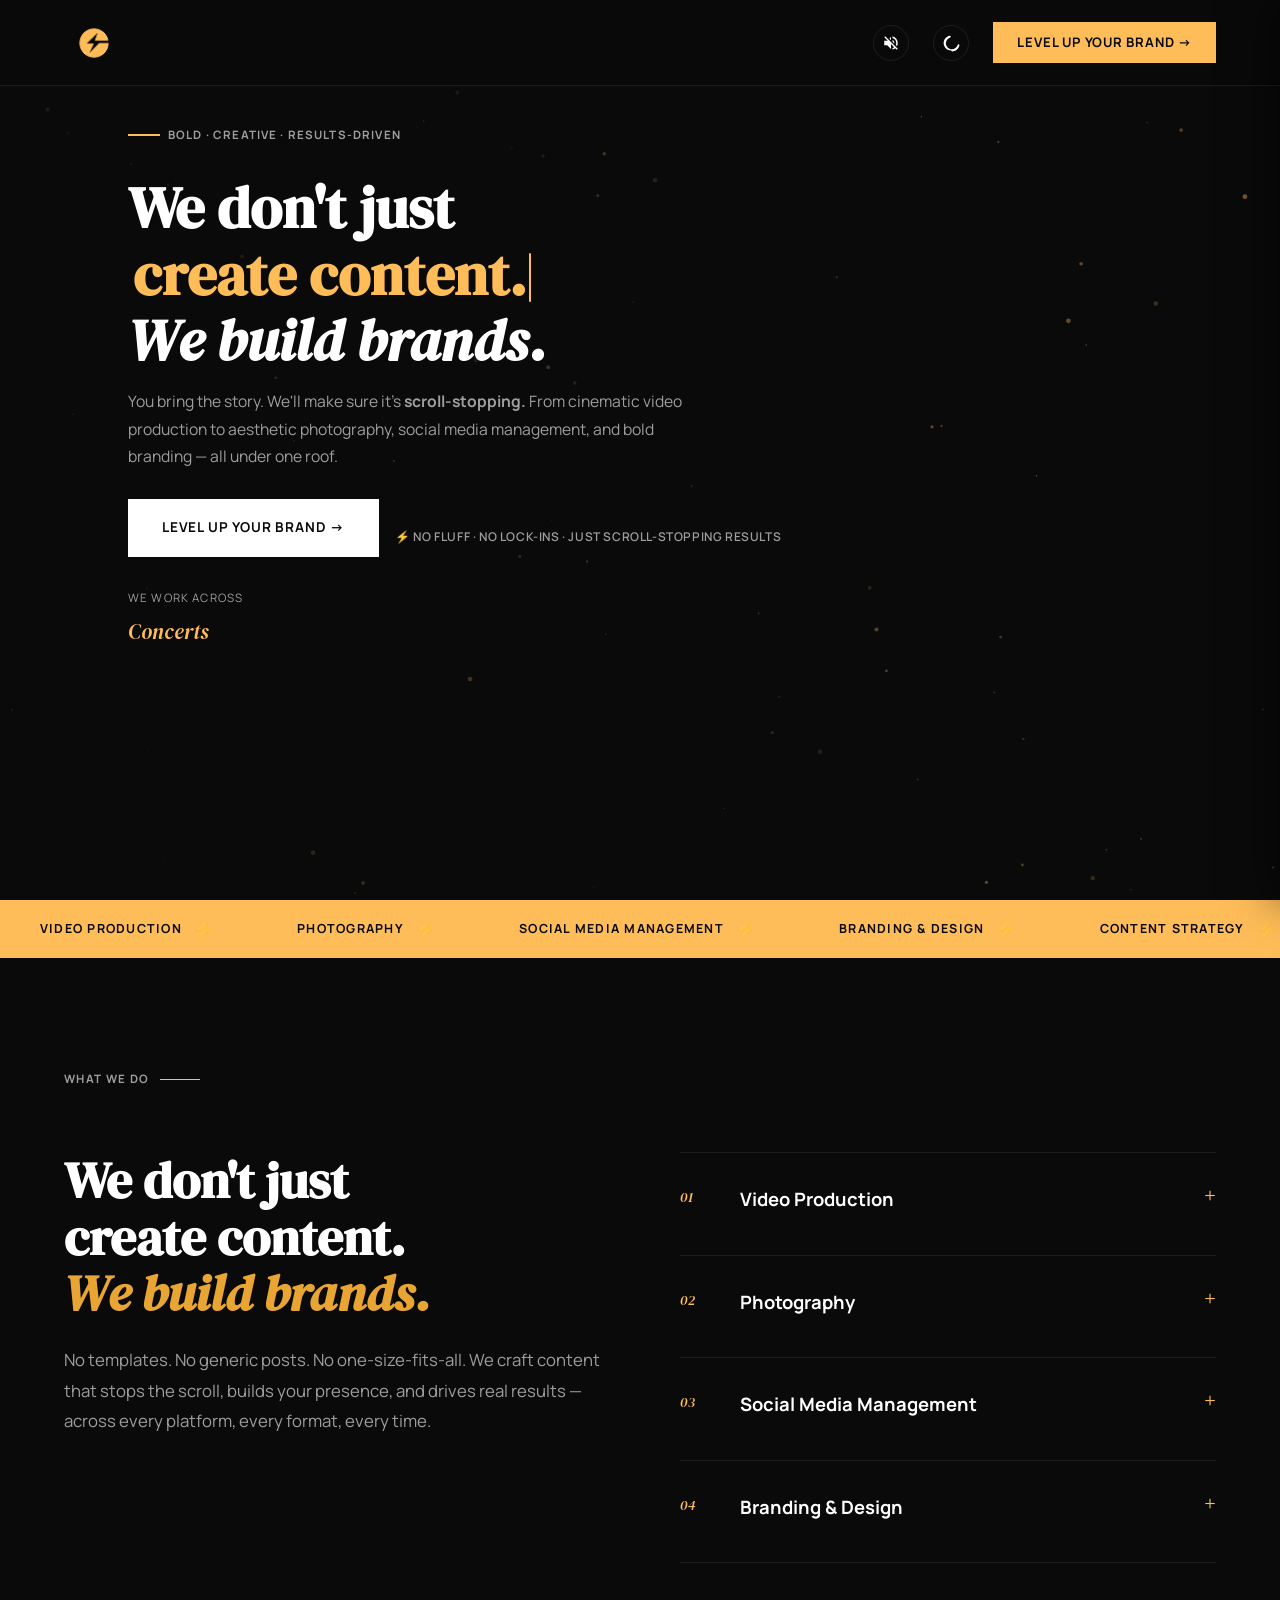
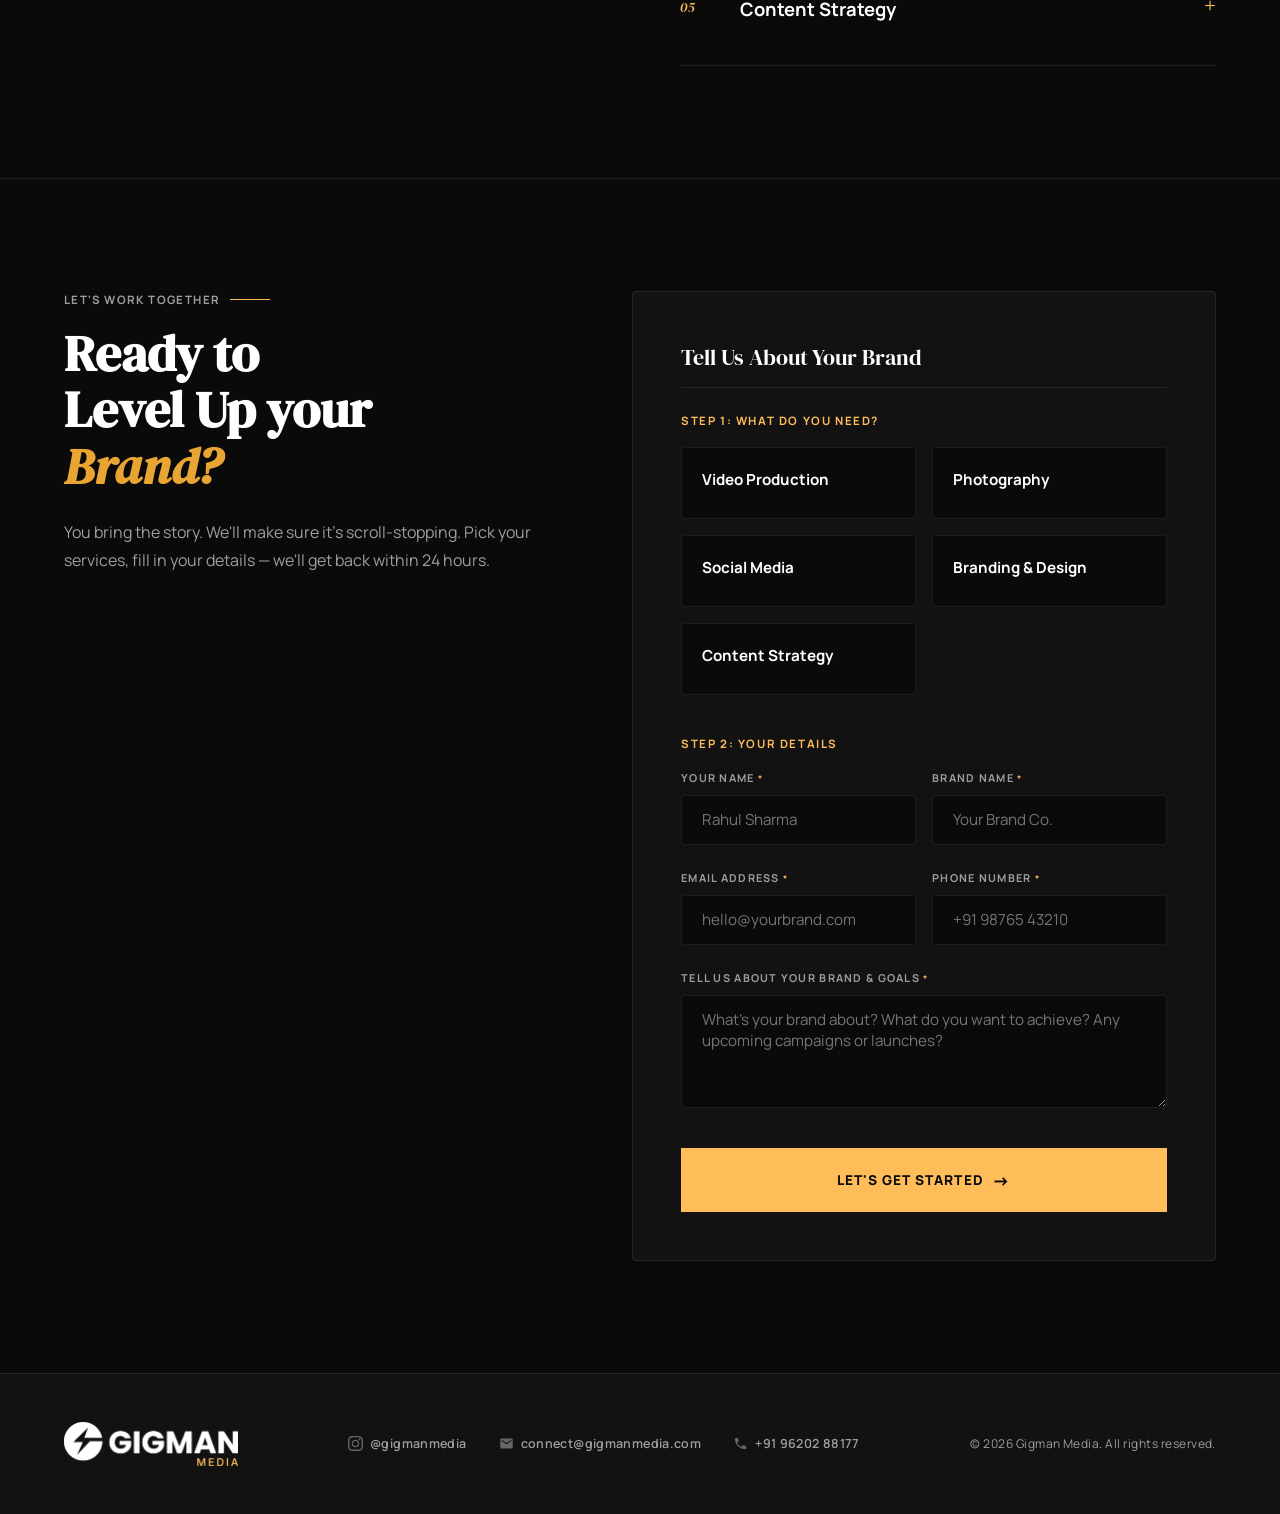
<file: index.html>
<!DOCTYPE html>
<html lang="en" data-theme="dark">
<head>
  <meta charset="UTF-8">
  <meta name="viewport" content="width=device-width, initial-scale=1.0">
  <title>Gigman Media — Premium Creative Media Agency</title>
  <meta name="description" content="Gigman Media is a premium creative media agency. High-impact video production, photography, social media management, branding & design, and content strategy.">
  <link rel="canonical" href="https://gigmanmedia.com/">

  <!-- Open Graph / Facebook -->
  <meta property="og:type" content="website">
  <meta property="og:url" content="https://gigmanmedia.com/">
  <meta property="og:title" content="Gigman Media — Premium Creative Media Agency">
  <meta property="og:description" content="Gigman Media is a premium creative media agency. High-impact video production, photography, social media management, branding & design, and content strategy.">
  <meta property="og:image" content="https://gigmanmedia.com/assets/YellowMono.png">

  <!-- Twitter -->
  <meta property="twitter:card" content="summary_large_image">
  <meta property="twitter:url" content="https://gigmanmedia.com/">
  <meta property="twitter:title" content="Gigman Media — Premium Creative Media Agency">
  <meta property="twitter:description" content="Gigman Media is a premium creative media agency. High-impact video production, photography, social media management, branding & design, and content strategy.">
  <meta property="twitter:image" content="https://gigmanmedia.com/assets/YellowMono.png">

  <link rel="icon" type="image/png" sizes="32x32" href="assets/YellowMono.png">
  <link rel="icon" type="image/png" sizes="16x16" href="assets/YellowMono.png">
  <link rel="apple-touch-icon" href="assets/YellowMono.png">
  <link rel="stylesheet" href="css/styles.css?v=2">
</head>
<body>

  <!-- Custom Cursor & Ring -->
  <div class="cursor" id="cursor"></div>
  <div class="cursor-ring" id="cursor-ring"></div>

  <!-- NAVIGATION -->
  <nav class="navbar">
    <div class="logo-wrapper">
      <a href="#" class="logo" aria-label="Gigman Media Logo">
        <img src="assets/YellowMono.png" class="nav-logo logo-light" alt="Brand Logo">
        <img src="assets/BlackMono.png" class="nav-logo logo-dark" alt="Brand Logo">
      </a>
      <div class="monogram-dropdown">
        <a href="javascript:void(0)" class="monogram-dropdown__item monogram-dropdown__item--media" style="cursor: default;">
          <span class="dot"></span> Gigman Media
        </a>
        <a href="https://www.gigmanlive.com" target="_blank" class="monogram-dropdown__item monogram-dropdown__item--live">
          <span class="dot"></span> Gigman Live
        </a>
      </div>
    </div>
    <ul class="nav-links">
      <!-- <li><a href="#work">Projects</a></li> -->
      <!-- <li><a href="#services">Services</a></li> -->
      <!-- <li><a href="#testimonials">Reviews</a></li> -->
    </ul>
    
    <div class="nav-controls">
      <!-- Sound Micro-haptics toggle -->
      <button class="icon-btn" id="sound-toggle" aria-label="Toggle sound effects">
        <!-- Sound OFF (Default muted to respect browser policy) -->
        <svg id="sound-off" viewBox="0 0 24 24">
          <path d="M16.5 12c0-1.77-1.02-3.29-2.5-4.03v2.21l2.45 2.45c.03-.21.05-.42.05-.63zm2.5 0c0 .94-.2 1.82-.54 2.64l1.51 1.51C20.63 14.91 21 13.5 21 12c0-4.28-2.99-7.86-7-8.77v2.06c2.89.86 5 3.54 5 6.71zM4.27 3L3 4.27 7.73 9H3v6h4l5 5v-6.73l4.25 4.25c-.67.52-1.42.93-2.25 1.18v2.06c1.38-.31 2.63-.95 3.69-1.81L19.73 21 21 19.73 4.27 3zM12 4L9.91 6.09 12 8.18V4z"/>
        </svg>
        <!-- Sound ON -->
        <svg id="sound-on" viewBox="0 0 24 24" style="display:none;">
          <path d="M3 9v6h4l5 5V4L7 9H3zm13.5 3c0-1.77-1.02-3.29-2.5-4.03v8.05c1.48-.73 2.5-2.25 2.5-4.02zM14 3.23v2.06c2.89.86 5 3.54 5 6.71s-2.11 5.85-5 6.71v2.06c4.01-.91 7-4.49 7-8.77s-2.99-7.86-7-8.77z"/>
        </svg>
      </button>

      <!-- Dynamic Theme switcher -->
      <button class="icon-btn" id="theme-toggle" aria-label="Toggle color theme">
        <!-- Sun Icon (shows in light theme) -->
        <svg id="theme-icon-light" viewBox="0 0 24 24" style="display:none;">
          <path d="M12 7c-2.76 0-5 2.24-5 5s2.24 5 5 5 5-2.24 5-5-2.24-5-5-5zm0 8c-1.65 0-3-1.35-3-3s1.35-3 3-3 3 1.35 3 3-1.35 3-3 3zm0-11c.56 0 1-.44 1-1V2c0-.56-.44-1-1-1s-1 .44-1 1v1c0 .56.44 1 1 1zm0 16c-.56 0-1 .44-1 1v1c0 .56.44 1 1 1s1-.44 1-1v-1c0-.56-.44-1-1-1zm8.49-13.07c-.39-.39-1.02-.39-1.41 0l-.7.7c-.39.39-.39 1.02 0 1.41.39.39 1.02.39 1.41 0l.7-.7c.39-.38.39-1.02 0-1.41zm-14.85 11.3c.39.39 1.02.39 1.41 0l.7-.7c.39-.39.39-1.02 0-1.41-.39-.39-1.02-.39-1.41 0l-.7.7c-.39.39-.39 1.02 0 1.41zm14.85.7c-.39-.39-.39-1.02 0-1.41l-.7-.7c-.39-.39-1.02-.39-1.41 0s-.39 1.02 0 1.41l.7.7c.38.39 1.02.39 1.41 0zM5.34 6.63c.39.39.39 1.02 0 1.41l.7.7c.39.39 1.02.39 1.41 0s.39-1.02 0-1.41l-.7-.7c-.39-.39-1.02-.39-1.41 0zM21 11h-1c-.56 0-1 .44-1 1s.44 1 1 1h1c.56 0 1-.44 1-1s-.44-1-1-1zM4 12c0-.56-.44-1-1-1H2c-.56 0-1 .44-1 1s.44 1 1 1h1c.56 0 1-.44 1-1z"/>
        </svg>
        <!-- Moon Icon (shows in dark theme) -->
        <svg id="theme-icon-dark" viewBox="0 0 24 24">
          <path d="M12.3 22h-.1c-5.5 0-10-4.5-10-10 0-4.8 3.5-8.9 8.2-9.8.6-.1 1.2.3 1.3.9.1.6-.2 1.2-.8 1.4-3.4 1.1-5.7 4.2-5.7 7.7 0 4.4 3.6 8 8 8 3.5 0 6.6-2.3 7.7-5.7.2-.6.8-.9 1.4-.8.6.1 1 .7.9 1.3-.9 4.7-5 8.2-9.8 8.2z"/>
        </svg>
      </button>

      <a href="#quote" class="btn-nav">Level Up Your Brand →</a>
    </div>
  </nav>

  <!-- HERO SECTION (NowMedia Inspired) -->
  <section class="hero hero--centered">
    <!-- Keep the Gravitational Canvas Background -->
    <canvas id="hero-canvas" class="hero-canvas"></canvas>
    <div class="hero-overlay"></div>

    <div class="hero-inner">
      <div class="hero-badge reveal">Bold · Creative · Results-Driven</div>
      
      <h1 class="hero-headline reveal">
        <span class="hero-line hero-line--static">We don't just</span>
        <span class="hero-line hero-line--rotator">
          <span class="word-rotator" id="word-rotator">
            <span class="rotator-text" id="rotator-text"></span><span class="rotator-caret" aria-hidden="true"></span>
          </span>
        </span>
        <span class="hero-line hero-line--white">We build brands.</span>
      </h1>
      
      <p class="hero-sub reveal">
        You bring the story. We'll make sure it's <strong>scroll-stopping.</strong> From cinematic video production to aesthetic photography, social media management, and bold branding — all under one roof.
      </p>
      
      <div class="hero-cta reveal">
        <a href="#quote" class="btn-primary btn-large">Level Up Your Brand →</a>
        <span class="hero-cta-meta" style="margin-top: 1rem; display: block;">
          <span class="hero-cta-star">⚡</span> No fluff · No lock-ins · Just scroll-stopping results
        </span>
      </div>

      <div class="hero-industries reveal" style="margin-top: 2rem;">
        <span class="industry-caption">We work across</span>
        <div class="industry-rotator" id="industry-rotator">
          <em class="industry-word is-active">Concerts</em>
        </div>
      </div>
    </div>
  </section>

  <!-- INFINITE LOOP TICKER -->
  <div class="ticker">
    <div class="ticker-track">
      <!-- Set 1 -->
      <span class="ticker-item">Video Production <span class="ticker-sep">⚡</span></span>
      <span class="ticker-item">Photography <span class="ticker-sep">⚡</span></span>
      <span class="ticker-item">Social Media Management <span class="ticker-sep">⚡</span></span>
      <span class="ticker-item">Branding &amp; Design <span class="ticker-sep">⚡</span></span>
      <span class="ticker-item">Content Strategy <span class="ticker-sep">⚡</span></span>
      <span class="ticker-item">Brand Films &amp; Reels <span class="ticker-sep">⚡</span></span>
      <span class="ticker-item">Event Coverage <span class="ticker-sep">⚡</span></span>
      <span class="ticker-item">Ad &amp; Campaign Videos <span class="ticker-sep">⚡</span></span>
      <span class="ticker-item">Lifestyle &amp; Product Shoots <span class="ticker-sep">⚡</span></span>
      <span class="ticker-item">Scroll-Stopping Content <span class="ticker-sep">⚡</span></span>
      <!-- Set 2 — exact duplicate so the loop snaps back seamlessly -->
      <span class="ticker-item">Video Production <span class="ticker-sep">⚡</span></span>
      <span class="ticker-item">Photography <span class="ticker-sep">⚡</span></span>
      <span class="ticker-item">Social Media Management <span class="ticker-sep">⚡</span></span>
      <span class="ticker-item">Branding &amp; Design <span class="ticker-sep">⚡</span></span>
      <span class="ticker-item">Content Strategy <span class="ticker-sep">⚡</span></span>
      <span class="ticker-item">Brand Films &amp; Reels <span class="ticker-sep">⚡</span></span>
      <span class="ticker-item">Event Coverage <span class="ticker-sep">⚡</span></span>
      <span class="ticker-item">Ad &amp; Campaign Videos <span class="ticker-sep">⚡</span></span>
      <span class="ticker-item">Lifestyle &amp; Product Shoots <span class="ticker-sep">⚡</span></span>
      <span class="ticker-item">Scroll-Stopping Content <span class="ticker-sep">⚡</span></span>
    </div>
  </div>

  <!-- WORK SECTION -->
  <section id="work" style="display: none;">
    <div class="work-header reveal">
      <div>
        <div class="section-label">Selected Projects</div>
        <h2 class="section-title">Campaigns we've<br><em>taken to new heights.</em></h2>
      </div>
      <a href="#quote" class="btn-outline" style="flex-shrink:0;">Start A Project Brief →</a>
    </div>
    
    <div class="work-grid">
      <!-- Ascent Card -->
      <div class="work-card reveal" style="transition-delay:0.05s">
        <div class="card-geo bg-1">
          <div class="card-shape" style="width:300px;height:300px;border-color:rgba(255,189,89,0.12);top:10%;left:20%"></div>
          <div class="card-shape" style="width:180px;height:180px;border-color:rgba(255,189,89,0.25);bottom:15%;right:15%"></div>
        </div>
        <div class="work-card-overlay">
          <div class="work-tag">Concert &amp; Music Campaign · 2024</div>
          <div class="work-title-card">Ascent</div>
        </div>
      </div>
      
      <!-- Redline Card -->
      <div class="work-card reveal" style="transition-delay:0.1s">
        <div class="card-geo bg-2">
          <div class="card-shape" style="width:200px;height:200px;border-color:rgba(255,100,80,0.2);top:20%;left:30%"></div>
        </div>
        <div class="work-card-overlay">
          <div class="work-tag">Automotive Ad Film · 2024</div>
          <div class="work-title-card">Redline</div>
        </div>
      </div>
      
      <!-- Pulse Card -->
      <div class="work-card reveal" style="transition-delay:0.15s">
        <div class="card-geo bg-3">
          <div class="card-shape" style="width:220px;height:220px;border-color:rgba(80,200,120,0.2);top:25%;left:25%"></div>
        </div>
        <div class="work-card-overlay">
          <div class="work-tag">Fashion Lookbook &amp; Video · 2023</div>
          <div class="work-title-card">Pulse</div>
        </div>
      </div>
      
      <!-- Solitude Card -->
      <div class="work-card reveal" style="transition-delay:0.2s">
        <div class="card-geo bg-4">
          <div class="card-shape" style="width:280px;height:280px;border-color:rgba(255,189,89,0.15);top:10%;left:35%"></div>
          <div class="card-shape" style="width:120px;height:120px;border-color:rgba(255,189,89,0.3);bottom:20%;left:10%"></div>
        </div>
        <div class="work-card-overlay">
          <div class="work-tag">F&amp;B Launch Campaign · 2023</div>
          <div class="work-title-card">Solitude</div>
        </div>
      </div>
    </div>
  </section>

  <!-- SERVICES SECTION -->
  <section id="services">
    <div class="section-label reveal">What We Do</div>
    <div class="services-layout">
      <div class="reveal">
        <h2 class="section-title">We don't just<br>create content.<br><em>We build brands.</em></h2>
        <p class="services-intro">
          No templates. No generic posts. No one-size-fits-all. We craft content that stops the scroll, builds your presence, and drives real results — across every platform, every format, every time.
        </p>
      </div>
      
      <div class="services-list reveal">
        <!-- Service 1 -->
        <div class="service-item" onclick="toggleService(this)">
          <span class="service-num">01</span>
          <div class="service-body">
            <div class="service-name">Video Production</div>
            <div class="service-desc">Cinematic content that stops the scroll and drives action. Brand films &amp; reels, ad &amp; campaign videos, and full event coverage — shot and edited to perfection.</div>
          </div>
          <span class="service-arrow">+</span>
        </div>
        
        <!-- Service 2 -->
        <div class="service-item" onclick="toggleService(this)">
          <span class="service-num">02</span>
          <div class="service-body">
            <div class="service-name">Photography</div>
            <div class="service-desc">Stunning visuals that tell your story without a word. Product &amp; commercial shoots, brand &amp; lifestyle sessions, events &amp; portraits — every frame built to convert.</div>
          </div>
          <span class="service-arrow">+</span>
        </div>
        
        <!-- Service 3 -->
        <div class="service-item" onclick="toggleService(this)">
          <span class="service-num">03</span>
          <div class="service-body">
            <div class="service-name">Social Media Management</div>
            <div class="service-desc">We run your pages so you can run your business. Curated feeds, growth strategy, community engagement, consistent posting, and monthly performance reports.</div>
          </div>
          <span class="service-arrow">+</span>
        </div>
        
        <!-- Service 4 -->
        <div class="service-item" onclick="toggleService(this)">
          <span class="service-num">04</span>
          <div class="service-body">
            <div class="service-name">Branding &amp; Design</div>
            <div class="service-desc">Your identity, sharpened. Logo design, visual systems, brand guidelines, marketing collateral, and everything that makes your brand instantly recognisable.</div>
          </div>
          <span class="service-arrow">+</span>
        </div>
        
        <!-- Service 5 -->
        <div class="service-item" onclick="toggleService(this)">
          <span class="service-num">05</span>
          <div class="service-body">
            <div class="service-name">Content Strategy</div>
            <div class="service-desc">A clear plan, not just posts. Story blueprints, campaign concepts, content calendars, and audience-first messaging that turns followers into customers.</div>
          </div>
          <span class="service-arrow">+</span>
        </div>
      </div>
    </div>
  </section>

  <!-- TESTIMONIALS SLIDER SECTION -->
  <section id="testimonials" style="display: none;">
    <div class="section-label reveal">Client Reviews</div>
    <div class="testimonials-slider reveal">
      
      <!-- Slide 1 -->
      <div class="testimonial-slide active">
        <div class="testi-stars">★★★★★</div>
        <p class="testi-quote">"Gigman Media completely redefined what a brand film could be. 'Ascent' isn't just a video—it's a cinematic masterpiece that drove our user engagement up by 400%."</p>
        <div class="testi-author">
          <div class="testi-avatar">ER</div>
          <div class="testi-info">
            <h5>Elena Rostova</h5>
            <p>Head of Brand at Orbit Group</p>
          </div>
        </div>
      </div>

      <!-- Slide 2 -->
      <div class="testimonial-slide">
        <div class="testi-stars">★★★★★</div>
        <p class="testi-quote">"The robotic tracking work on the 'Redline' spot was flawless. They captured motion and speed in a way that feels organic yet impossibly premium. Elite professionals."</p>
        <div class="testi-author">
          <div class="testi-avatar">JC</div>
          <div class="testi-info">
            <h5>John Cole</h5>
            <p>Director of Marketing, Apex Automotive</p>
          </div>
        </div>
      </div>

      <!-- Slide 3 -->
      <div class="testimonial-slide">
        <div class="testi-stars">★★★★★</div>
        <p class="testi-quote">"Their sound design and scoring capabilities are in a league of their own. 'Pulse' feels alive on screen. The depth of spatial audio they delivered blew our expectations."</p>
        <div class="testi-author">
          <div class="testi-avatar">CV</div>
          <div class="testi-info">
            <h5>Chloe Vance</h5>
            <p>Creative Producer, SoundSync Records</p>
          </div>
        </div>
      </div>

      <!-- Carousel Pagination Dots Navigation -->
      <div class="testimonials-nav"></div>

    </div>
  </section>

  <!-- CASE STUDY DETAILS FULL-SHEET DRAWER -->
  <div class="case-sheet-overlay" id="case-sheet-overlay"></div>
  <div class="case-sheet" id="case-sheet">
    <div class="case-sheet-header">
      <h3 class="case-sheet-title" id="case-title">Project Title</h3>
      <button class="case-close" id="case-close" aria-label="Close Case details">✕</button>
    </div>
    <div class="case-sheet-content">
      <div class="case-meta-grid">
        <div class="case-meta-item">
          <label>Campaign / Project</label>
          <span id="case-tag">Project Tag</span>
        </div>
        <div class="case-meta-item">
          <label>Aspect Ratio / Form</label>
          <span>Cinematic Anamorphic</span>
        </div>
      </div>
      <div id="case-color-block" class="case-hero-img" style="height:200px; display:flex; align-items:center; justify-content:center; overflow:hidden; position:relative; border: 1px solid var(--surface-border); border-radius:4px; margin-bottom:2.5rem;">
        <div class="card-shape" style="width:250px;height:250px;border-color:rgba(255,189,89,0.12);top:10%;left:15%"></div>
        <div class="card-shape" style="width:120px;height:120px;border-color:rgba(255,189,89,0.25);bottom:10%;right:10%"></div>
      </div>
      
      <p class="case-body-text" id="case-desc">
        Detailed case study information goes here...
      </p>

      <div class="case-specs">
        <h4>Production Specifications</h4>
        <ul class="case-specs-list" id="case-specs-list">
          <!-- Populated dynamically via JS -->
        </ul>
      </div>
    </div>
  </div>

  <!-- CAMPAIGN BRIEF SECTION -->
  <section id="quote">
    <div class="quote-layout">
      <div class="quote-left reveal">
        <div class="section-label">Let's Work Together</div>
        <h2 class="section-title">Ready to<br>Level Up your <em>Brand?</em></h2>
        <p class="quote-blurb">
          You bring the story. We'll make sure it's scroll-stopping. Pick your services, fill in your details — we'll get back within 24 hours.
        </p>
      </div>

      <div class="quote-form-container reveal">
        <div class="estimator-title">Tell Us About Your Brand</div>

        <!-- Step 1: Services Selection -->
        <div class="estimator-step">
          <span class="estimator-step-label">Step 1: What do you need?</span>
          <div class="service-cards">
            <div class="service-card-opt" data-service="Video Production">
              <div class="service-card-title">Video Production</div>
            </div>
            <div class="service-card-opt" data-service="Photography">
              <div class="service-card-title">Photography</div>
            </div>
            <div class="service-card-opt" data-service="Social Media Management">
              <div class="service-card-title">Social Media</div>
            </div>
            <div class="service-card-opt" data-service="Branding &amp; Design">
              <div class="service-card-title">Branding &amp; Design</div>
            </div>
            <div class="service-card-opt" data-service="Content Strategy">
              <div class="service-card-title">Content Strategy</div>
            </div>
          </div>
        </div>

        <!-- Step 2: Contact Details -->
        <div class="estimator-step">
          <span class="estimator-step-label">Step 2: Your Details</span>

          <div class="inputs-row">
            <div class="form-field-upgrade">
              <label>Your Name <span class="req">*</span></label>
              <input type="text" id="brief-name" placeholder="Rahul Sharma" required>
            </div>
            <div class="form-field-upgrade">
              <label>Brand Name <span class="req">*</span></label>
              <input type="text" id="brief-company" placeholder="Your Brand Co." required>
            </div>
          </div>

          <div class="inputs-row">
            <div class="form-field-upgrade">
              <label>Email Address <span class="req">*</span></label>
              <input type="email" id="brief-email" placeholder="hello@yourbrand.com" required>
            </div>
            <div class="form-field-upgrade">
              <label>Phone Number <span class="req">*</span></label>
              <input type="tel" id="brief-phone" placeholder="+91 98765 43210" required>
            </div>
          </div>

          <div class="form-field-upgrade" style="margin-bottom: 2rem;">
            <label>Tell us about your brand &amp; goals <span class="req">*</span></label>
            <textarea id="brief-details" rows="4" placeholder="What's your brand about? What do you want to achieve? Any upcoming campaigns or launches?" required></textarea>
          </div>
        </div>

        <button class="btn-submit" type="button" id="brief-submit-btn">
          Let's Get Started <span class="arrow">→</span>
        </button>

      </div>
    </div>
  </section>

  <!-- FOOTER -->
  <footer>
    <a href="#" class="footer-logo-link" aria-label="Gigman Media Logo">
      <img src="assets/Gigman-Media-white-yellow.png" class="footer-logo-img logo-light" alt="Gigman Media Logo">
      <img src="assets/Gigman-Media-yellow-black.png" class="footer-logo-img logo-dark" alt="Gigman Media Logo">
    </a>

    <div class="footer-contact">
      <a href="https://instagram.com/gigmanmedia" target="_blank" rel="noopener" class="footer-contact-link">
        <svg viewBox="0 0 24 24" fill="currentColor" width="15" height="15"><path d="M12 2.163c3.204 0 3.584.012 4.85.07 3.252.148 4.771 1.691 4.919 4.919.058 1.265.069 1.645.069 4.849 0 3.205-.012 3.584-.069 4.849-.149 3.225-1.664 4.771-4.919 4.919-1.266.058-1.644.07-4.85.07-3.204 0-3.584-.012-4.849-.07-3.26-.149-4.771-1.699-4.919-4.92-.058-1.265-.07-1.644-.07-4.849 0-3.204.013-3.583.07-4.849.149-3.227 1.664-4.771 4.919-4.919 1.266-.057 1.645-.069 4.849-.069zm0-2.163c-3.259 0-3.667.014-4.947.072-4.358.2-6.78 2.618-6.98 6.98-.059 1.281-.073 1.689-.073 4.948 0 3.259.014 3.668.072 4.948.2 4.358 2.618 6.78 6.98 6.98 1.281.058 1.689.072 4.948.072 3.259 0 3.668-.014 4.948-.072 4.354-.2 6.782-2.618 6.979-6.98.059-1.28.073-1.689.073-4.948 0-3.259-.014-3.667-.072-4.947-.196-4.354-2.617-6.78-6.979-6.98-1.281-.059-1.69-.073-4.949-.073zm0 5.838c-3.403 0-6.162 2.759-6.162 6.162s2.759 6.163 6.162 6.163 6.162-2.759 6.162-6.163c0-3.403-2.759-6.162-6.162-6.162zm0 10.162c-2.209 0-4-1.79-4-4 0-2.209 1.791-4 4-4s4 1.791 4 4c0 2.21-1.791 4-4 4zm6.406-11.845c-.796 0-1.441.645-1.441 1.44s.645 1.44 1.441 1.44c.795 0 1.439-.645 1.439-1.44s-.644-1.44-1.439-1.44z"/></svg>
        @gigmanmedia
      </a>
      <a href="mailto:connect@gigmanmedia.com" class="footer-contact-link">
        <svg viewBox="0 0 24 24" fill="currentColor" width="15" height="15"><path d="M20 4H4c-1.1 0-2 .9-2 2v12c0 1.1.9 2 2 2h16c1.1 0 2-.9 2-2V6c0-1.1-.9-2-2-2zm0 4l-8 5-8-5V6l8 5 8-5v2z"/></svg>
        connect@gigmanmedia.com
      </a>
      <a href="tel:+919620288177" class="footer-contact-link">
        <svg viewBox="0 0 24 24" fill="currentColor" width="15" height="15"><path d="M6.62 10.79c1.44 2.83 3.76 5.14 6.59 6.59l2.2-2.2c.27-.27.67-.36 1.02-.24 1.12.37 2.33.57 3.57.57.55 0 1 .45 1 1V20c0 .55-.45 1-1 1-9.39 0-17-7.61-17-17 0-.55.45-1 1-1h3.5c.55 0 1 .45 1 1 0 1.25.2 2.45.57 3.57.11.35.03.74-.25 1.02l-2.2 2.2z"/></svg>
        +91 96202 88177
      </a>
    </div>

    <p class="footer-copy">© 2026 Gigman Media. All rights reserved.</p>
  </footer>

  <script src="js/main.js?v=2"></script>
</body>
</html>
</file>
<file: css/styles.css>
/* CSS Design System for Gigman Media Creative Media Agency */
@import url('https://fonts.googleapis.com/css2?family=DM+Serif+Display:ital@0;1&family=Manrope:wght@300;400;500;600;700;800&display=swap');

*, *::before, *::after {
  margin: 0; padding: 0; box-sizing: border-box;
}

:root {
  /* Dark Cinematic Theme (Default) */
  --background: #0a0a0a;
  --background-rgb: 10, 10, 10;
  --surface: #121212;
  --surface-hover: #1c1c1c;
  --surface-border: rgba(255, 255, 255, 0.08);
  --text: #ffffff;
  --text-muted: #9e9e9e;
  --gold: #ffbd59;
  --gold-dark: #e8a534;
  --gold-light: rgba(255, 189, 89, 0.1);
  --gray: #161616;
  --gray-mid: #222222;
  
  --serif: 'DM Serif Display', Georgia, serif;
  --sans: 'Manrope', Helvetica, Arial, sans-serif;
  --cursor-color: #ffbd59;
  --transition-speed: 0.3s;
}

[data-theme="light"] {
  /* Elegant Light Theme */
  --background: #f8f7f4;
  --background-rgb: 248, 247, 244;
  --surface: #ffffff;
  --surface-hover: #f1efe9;
  --surface-border: rgba(0, 0, 0, 0.08);
  --text: #0e0e0e;
  --text-muted: #6e6d6a;
  --gold: #e59a23;
  --gold-dark: #ba7610;
  --gold-light: rgba(229, 154, 35, 0.1);
  --gray: #f0eee8;
  --gray-mid: #e1ded6;
  
  --cursor-color: #e59a23;
}

html {
  scroll-behavior: smooth;
}

body {
  font-family: var(--sans);
  background: var(--background);
  color: var(--text);
  font-size: 16px;
  line-height: 1.6;
  overflow-x: hidden;
  transition: background-color var(--transition-speed) ease, color var(--transition-speed) ease;
}

/* Custom Scrollbar */
::-webkit-scrollbar {
  width: 8px;
}
::-webkit-scrollbar-track {
  background: var(--background);
}
::-webkit-scrollbar-thumb {
  background: var(--surface-border);
  border-radius: 4px;
}
::-webkit-scrollbar-thumb:hover {
  background: var(--gold);
}

/* Custom cursor and ring */
.cursor {
  width: 12px; height: 12px;
  background: var(--cursor-color);
  border-radius: 50%;
  position: fixed;
  top: 0; left: 0;
  pointer-events: none;
  z-index: 9999;
  transform: translate(-50%, -50%);
  transition: width 0.3s cubic-bezier(0.16, 1, 0.3, 1), 
              height 0.3s cubic-bezier(0.16, 1, 0.3, 1), 
              background-color 0.3s ease;
  display: flex; align-items: center; justify-content: center;
  overflow: hidden;
  color: #000000; font-size: 8px; font-weight: 800; text-transform: uppercase;
  white-space: nowrap; letter-spacing: 0.05em;
  opacity: 0;
}
.cursor-ring {
  width: 36px; height: 36px;
  border: 1.5px solid var(--cursor-color);
  border-radius: 50%;
  position: fixed;
  top: 0; left: 0;
  pointer-events: none;
  z-index: 9998;
  transform: translate(-50%, -50%);
  transition: width 0.3s cubic-bezier(0.16, 1, 0.3, 1), 
              height 0.3s cubic-bezier(0.16, 1, 0.3, 1), 
              border-color 0.3s ease, 
              opacity 0.3s ease;
  opacity: 0;
}

/* Global state for showing cursors */
body.cursor-active .cursor { opacity: 1; }
body.cursor-active .cursor-ring { opacity: 0.6; }

/* Custom cursor modifier states */
body.cursor-hover-link .cursor {
  width: 8px; height: 8px;
  background: var(--text);
}
body.cursor-hover-link .cursor-ring {
  width: 48px; height: 48px;
  border-color: var(--text);
  opacity: 0.8;
}

body.cursor-hover-media .cursor {
  width: 72px; height: 72px;
  background: var(--gold);
  color: #0a0a0a;
}
body.cursor-hover-media .cursor::after {
  content: 'PLAY FILM';
  font-family: var(--sans);
  font-size: 9px;
  font-weight: 800;
}
body.cursor-hover-media .cursor-ring {
  width: 84px; height: 84px;
  border-color: var(--gold);
  opacity: 0.15;
}

body.cursor-hover-open .cursor {
  width: 48px; height: 48px;
  background: var(--gold);
  color: #0a0a0a;
}
body.cursor-hover-open .cursor::after {
  content: 'OPEN';
  font-family: var(--sans);
  font-size: 8px;
  font-weight: 800;
}
body.cursor-hover-open .cursor-ring {
  width: 58px; height: 58px;
  border-color: var(--gold);
  opacity: 0.3;
}

body.cursor-hover-type .cursor {
  width: 40px; height: 40px;
  background: var(--text);
  color: var(--background);
}
body.cursor-hover-type .cursor::after {
  content: 'TYPE';
  font-family: var(--sans);
  font-size: 8px;
  font-weight: 800;
}
body.cursor-hover-type .cursor-ring {
  width: 50px; height: 50px;
  border-color: var(--text);
  opacity: 0.3;
}

/* Nav */
nav {
  position: fixed; top: 0; left: 0; right: 0;
  z-index: 100;
  display: flex; align-items: center; justify-content: space-between;
  height: 86px;
  padding: 0 4rem;
  background: rgba(var(--background-rgb), 0.85);
  backdrop-filter: blur(16px);
  border-bottom: 1px solid var(--surface-border);
  transition: height 0.3s ease, background-color var(--transition-speed) ease;
}
nav.scrolled {
  height: 68px;
}
.logo-wrapper {
  position: relative;
  display: flex;
  align-items: center;
}
.logo {
  display: flex;
  align-items: center;
  text-decoration: none;
}
.nav-logo {
  height: 60px;
  width: auto;
  transition: height 0.3s ease, opacity 0.3s ease;
}
nav.scrolled .nav-logo {
  height: 46px;
}

/* Monogram Dropdown Menu */
.monogram-dropdown {
  position: absolute;
  top: 100%;
  left: 0;
  margin-top: 1rem;
  background: rgba(9, 9, 11, 0.88);
  backdrop-filter: blur(20px);
  -webkit-backdrop-filter: blur(20px);
  border: 1px solid rgba(255, 255, 255, 0.08);
  border-radius: 8px;
  padding: 0.6rem;
  min-width: 150px;
  box-shadow: 0 20px 45px rgba(0, 0, 0, 0.5);
  
  /* Hidden states */
  opacity: 0;
  visibility: hidden;
  pointer-events: none;
  transform: translateY(10px);
  transition: opacity 0.3s ease, transform 0.3s ease, visibility 0.3s ease;
  
  display: flex;
  flex-direction: column;
  gap: 0.4rem;
  z-index: 1000;
}

/* Hover Bridge to prevent gap trigger loss */
.monogram-dropdown::before {
  content: '';
  position: absolute;
  top: -1.25rem;
  left: 0;
  right: 0;
  height: 1.25rem;
  background: transparent;
}

/* Trigger only when navigation is at top (not scrolled) - Desktop only hover trigger */
@media (min-width: 1025px) {
  .navbar:not(.scrolled) .logo-wrapper:hover .monogram-dropdown,
  nav:not(.scrolled) .logo-wrapper:hover .monogram-dropdown {
    opacity: 1;
    visibility: visible;
    pointer-events: auto;
    transform: translateY(0);
  }
}

/* Dropdown Options */
.monogram-dropdown__item {
  display: flex;
  align-items: center;
  gap: 0.6rem;
  padding: 0.5rem 0.8rem;
  border-radius: 6px;
  font-size: 0.85rem;
  font-weight: 600;
  text-decoration: none;
  font-family: var(--sans);
  white-space: nowrap;
  transition: all 0.2s ease;
  cursor: none;
}

/* Media Highlighted Option (Golden) */
.monogram-dropdown__item--media {
  color: #ffbd59 !important;
}
.monogram-dropdown__item--media:hover {
  background: rgba(255, 189, 89, 0.08);
}
.monogram-dropdown__item--media .dot {
  width: 6px;
  height: 6px;
  background-color: #ffbd59;
  border-radius: 50%;
  position: relative;
  box-shadow: 0 0 8px #ffbd59;
  display: inline-block;
}
.monogram-dropdown__item--media .dot::after {
  content: '';
  position: absolute;
  top: -3px;
  left: -3px;
  width: 12px;
  height: 12px;
  border-radius: 50%;
  border: 1px solid rgba(255, 189, 89, 0.6);
  animation: pulseDot 1.5s infinite ease-out;
}

@keyframes pulseDot {
  0% {
    transform: scale(0.6);
    opacity: 1;
  }
  100% {
    transform: scale(1.8);
    opacity: 0;
  }
}

/* Live Secondary Option (White) */
.monogram-dropdown__item--live {
  color: var(--text-muted) !important;
}
.monogram-dropdown__item--live .dot {
  width: 6px;
  height: 6px;
  background-color: #ffffff;
  border-radius: 50%;
  box-shadow: 0 0 8px rgba(255, 255, 255, 0.8);
  display: inline-block;
}
.monogram-dropdown__item--live:hover {
  color: #ffffff !important;
  background: rgba(255, 255, 255, 0.06);
}

/* Mobile and Tablet responsive override - completely hide and disable the monogram dropdown/selection feature */
@media (max-width: 1024px) {
  .monogram-dropdown {
    display: none !important;
  }
}

/* Light / Dark Theme Logo Toggling */
[data-theme="dark"] .logo-dark { display: none !important; }
[data-theme="dark"] .logo-light { display: block !important; }
[data-theme="light"] .logo-dark { display: block !important; }
[data-theme="light"] .logo-light { display: none !important; }
.nav-links {
  display: flex; gap: 2rem; list-style: none; align-items: center;
  position: absolute;
  left: 50%;
  transform: translateX(-50%);
}
.nav-links a {
  font-size: 0.82rem; font-weight: 600; letter-spacing: 0.08em;
  text-transform: uppercase; text-decoration: none;
  color: var(--text); transition: color 0.2s;
}
.nav-links a:hover { color: var(--gold); }

/* Control utilities in Nav */
.nav-controls {
  display: flex; align-items: center; gap: 1.5rem;
}
.icon-btn {
  background: none; border: none; outline: none;
  cursor: none; width: 36px; height: 36px;
  display: flex; align-items: center; justify-content: center;
  color: var(--text); border-radius: 50%;
  border: 1px solid var(--surface-border);
  transition: border-color 0.2s, background-color 0.2s;
}
.icon-btn:hover {
  border-color: var(--gold);
  background: var(--gold-light);
}
.icon-btn svg { width: 18px; height: 18px; fill: currentColor; }

.btn-nav {
  background: var(--gold);
  color: #0a0a0a;
  font-family: var(--sans);
  font-size: 0.82rem;
  font-weight: 700;
  letter-spacing: 0.06em;
  text-transform: uppercase;
  padding: 0.65rem 1.5rem;
  border: none;
  text-decoration: none;
  transition: background 0.2s, transform 0.15s;
  display: inline-block;
  cursor: none;
}
.btn-nav:hover { background: var(--gold-dark); transform: translateY(-1px); }

/* Hero */
.hero {
  min-height: 100vh;
  display: grid;
  grid-template-columns: 1fr 1fr;
  padding-top: 80px;
  position: relative;
  overflow: hidden;
}
.hero-left {
  padding: 6rem 4rem 5rem;
  display: flex; flex-direction: column; justify-content: center;
  position: relative;
  z-index: 2;
}
.hero-badge {
  display: inline-flex; align-items: center; gap: 8px;
  font-size: 0.72rem; font-weight: 700; letter-spacing: 0.1em;
  text-transform: uppercase; color: var(--text-muted);
  margin-bottom: 2rem;
}
.hero-badge::before {
  content: '';
  display: block; width: 32px; height: 2px; background: var(--gold);
}
.hero-headline {
  font-family: var(--serif);
  font-size: clamp(3rem, 5.5vw, 5.5rem);
  line-height: 1.05;
  color: var(--text);
  margin-bottom: 1.5rem;
}
.hero-headline em {
  font-style: italic;
  color: var(--gold-dark);
}
.hero-sub {
  font-size: 1rem;
  color: var(--text-muted);
  max-width: 460px;
  line-height: 1.75;
  margin-bottom: 2.5rem;
  font-weight: 400;
}
.hero-cta {
  display: flex; gap: 1rem; align-items: center;
  flex-wrap: wrap;
}
.btn-primary {
  background: var(--text);
  color: var(--background);
  font-family: var(--sans);
  font-size: 0.85rem;
  font-weight: 700;
  letter-spacing: 0.06em;
  text-transform: uppercase;
  padding: 1rem 2rem;
  border: 2px solid var(--text);
  text-decoration: none;
  display: inline-block;
  cursor: none;
  transition: background 0.2s, color 0.2s, transform 0.15s, border-color 0.2s;
}
.btn-primary:hover { 
  background: var(--gold); 
  color: #0a0a0a; 
  border-color: var(--gold); 
  transform: translateY(-2px); 
}
.btn-outline {
  background: transparent;
  color: var(--text);
  font-family: var(--sans);
  font-size: 0.85rem;
  font-weight: 700;
  letter-spacing: 0.06em;
  text-transform: uppercase;
  padding: 1rem 2rem;
  border: 2px solid var(--text);
  text-decoration: none;
  display: inline-block;
  cursor: none;
  transition: background 0.2s, color 0.2s, transform 0.15s;
}
.btn-outline:hover { background: var(--text); color: var(--background); transform: translateY(-2px); }

.hero-right {
  position: relative;
  overflow: hidden;
  display: flex; align-items: center; justify-content: center;
  border-left: 1px solid var(--surface-border);
  background: radial-gradient(circle at center, rgba(var(--background-rgb), 0.5) 0%, var(--background) 80%);
}
.hero-visual {
  width: 100%; height: 100%;
  display: flex; align-items: center; justify-content: center;
  position: relative;
  z-index: 2;
}
.hero-circle {
  width: 380px; height: 380px;
  border-radius: 50%;
  border: 1px dashed rgba(255,189,89,0.2);
  position: absolute;
  animation: rotate 24s linear infinite;
  display: flex; align-items: center; justify-content: center;
}
.hero-circle:nth-child(2) {
  width: 260px; height: 260px;
  border: 1px solid rgba(255,189,89,0.35);
  animation-duration: 16s; animation-direction: reverse;
}
.hero-circle:nth-child(3) {
  width: 140px; height: 140px;
  border: 1.5px solid var(--gold);
  animation-duration: 10s;
}
@keyframes rotate { from { transform: rotate(0deg); } to { transform: rotate(360deg); } }
.hero-dot {
  width: 8px; height: 8px;
  background: var(--gold);
  border-radius: 50%;
  position: absolute;
  top: 0; left: 50%;
  transform: translate(-50%, -50%);
  box-shadow: 0 0 12px var(--gold);
}
.hero-text-big {
  font-family: var(--serif);
  font-size: 7rem;
  color: rgba(255,255,255,0.03);
  [data-theme="light"] & { color: rgba(0,0,0,0.02); }
  font-style: italic;
  position: absolute;
  white-space: nowrap;
  user-select: none;
}
.hero-stats {
  position: absolute;
  bottom: 3rem; left: 3rem; right: 3rem;
  display: grid; grid-template-columns: repeat(3, 1fr);
  gap: 1.5rem;
  z-index: 2;
}
.stat {
  border-top: 1px solid var(--surface-border);
  padding-top: 1rem;
}
.stat-num {
  font-family: var(--serif);
  font-size: 2rem;
  color: var(--gold);
  line-height: 1;
  display: block;
  margin-bottom: 0.25rem;
}
.stat-label {
  font-size: 0.72rem;
  color: var(--text-muted);
  letter-spacing: 0.08em;
  text-transform: uppercase;
  font-weight: 600;
}

/* Ticker */
.ticker {
  background: var(--gold);
  padding: 0.85rem 0;
  overflow: hidden;
  white-space: nowrap;
  border-y: 1px solid var(--surface-border);
  z-index: 2;
  position: relative;
}
.ticker-track {
  display: inline-flex;
  gap: 0;
  will-change: transform;
  animation: ticker-scroll 28s linear infinite;
}
.ticker-item {
  font-size: 0.78rem;
  font-weight: 700;
  letter-spacing: 0.1em;
  text-transform: uppercase;
  color: #0a0a0a;
  padding: 0 2.5rem;
  display: flex; align-items: center; gap: 10px;
  flex-shrink: 0;
}
.ticker-sep { color: rgba(0,0,0,0.3); font-size: 1.2rem; }
@keyframes ticker-scroll {
  0%   { transform: translateX(0); }
  100% { transform: translateX(-50%); }
}

/* Sections */
section { padding: 7rem 4rem; position: relative; z-index: 2; }
.section-label {
  font-size: 0.72rem;
  font-weight: 700;
  letter-spacing: 0.12em;
  text-transform: uppercase;
  color: var(--text-muted);
  margin-bottom: 1rem;
  display: flex; align-items: center; gap: 10px;
}
.section-label::after {
  content: '';
  flex: 1; max-width: 40px;
  height: 1px; background: var(--gold);
  display: inline-block;
}
.section-title {
  font-family: var(--serif);
  font-size: clamp(2.5rem, 4vw, 3.8rem);
  line-height: 1.1;
  color: var(--text);
  max-width: 680px;
}
.section-title em { font-style: italic; color: var(--gold-dark); }

/* Work Section */
#work { background: var(--gray); transition: background-color var(--transition-speed) ease; }
.work-header {
  display: flex; align-items: flex-end; justify-content: space-between;
  margin-bottom: 4rem; flex-wrap: wrap; gap: 1.5rem;
}
.work-grid {
  display: grid;
  grid-template-columns: repeat(12, 1fr);
  gap: 2rem;
}
.work-card {
  position: relative; overflow: hidden;
  background: var(--surface);
  aspect-ratio: 16/10;
  cursor: none;
  border-radius: 4px;
  border: 1px solid var(--surface-border);
}
.work-card:nth-child(1) { grid-column: span 7; }
.work-card:nth-child(2) { grid-column: span 5; }
.work-card:nth-child(3) { grid-column: span 5; }
.work-card:nth-child(4) { grid-column: span 7; }

.card-geo {
  width: 100%; height: 100%;
  position: absolute; inset: 0;
  display: flex; align-items: center; justify-content: center;
  overflow: hidden;
  transition: transform 0.8s cubic-bezier(0.16, 1, 0.3, 1);
}
.work-card:hover .card-geo {
  transform: scale(1.05);
}
.card-shape {
  border-radius: 50%;
  border: 1.5px solid;
  position: absolute;
  transition: transform 0.8s cubic-bezier(0.16, 1, 0.3, 1), border-color 0.3s ease;
}
.work-card:hover .card-shape {
  transform: scale(1.12) rotate(15deg);
}

.bg-1 { background: linear-gradient(135deg, #120e2e 0%, #1c1547 50%, #2f216e 100%); }
.bg-2 { background: linear-gradient(135deg, #1d0909 0%, #361010 50%, #541919 100%); }
.bg-3 { background: linear-gradient(135deg, #051616 0%, #0d2e2e 50%, #164747 100%); }
.bg-4 { background: linear-gradient(135deg, #1c1404 0%, #352608 50%, #4e380d 100%); }

[data-theme="light"] .bg-1 { background: linear-gradient(135deg, #eaebff 0%, #d5d9ff 50%, #b8beff 100%); }
[data-theme="light"] .bg-2 { background: linear-gradient(135deg, #ffebeb 0%, #ffd1d1 50%, #ffb3b3 100%); }
[data-theme="light"] .bg-3 { background: linear-gradient(135deg, #e6ffff 0%, #cdffff 50%, #b0ffff 100%); }
[data-theme="light"] .bg-4 { background: linear-gradient(135deg, #fffbeb 0%, #fff2cc 50%, #ffe699 100%); }

[data-theme="light"] .card-shape {
  border-color: rgba(0, 0, 0, 0.12) !important;
}

.work-card-overlay {
  position: absolute; inset: 0;
  background: linear-gradient(to top, rgba(0,0,0,0.85) 0%, rgba(0,0,0,0.2) 60%, transparent 100%);
  display: flex; flex-direction: column; justify-content: flex-end;
  padding: 2.5rem;
  opacity: 0; transition: opacity 0.4s ease;
}
.work-card:hover .work-card-overlay { opacity: 1; }
.work-tag {
  font-size: 0.68rem; font-weight: 700; letter-spacing: 0.12em;
  text-transform: uppercase; color: var(--gold);
  margin-bottom: 0.5rem;
}
.work-title-card {
  font-family: var(--serif);
  font-size: 1.8rem;
  color: #ffffff;
  line-height: 1.2;
}

/* Services */
#services { background: var(--background); }
.services-layout {
  display: grid;
  grid-template-columns: 1fr 1fr;
  gap: 5rem;
  margin-top: 4rem;
  align-items: start;
}
.services-intro {
  font-size: 1.05rem;
  color: var(--text-muted);
  line-height: 1.8;
  margin-top: 1.5rem;
}
.services-list {
  display: flex; flex-direction: column; gap: 0;
}
.service-item {
  border-top: 1px solid var(--surface-border);
  padding: 2rem 0;
  display: grid;
  grid-template-columns: auto 1fr auto;
  align-items: start;
  gap: 2rem;
  transition: padding-left 0.3s ease;
  cursor: none;
}
.service-item:last-child { border-bottom: 1px solid var(--surface-border); }
.service-item:hover {
  padding-left: 1rem;
}
.service-num {
  font-family: var(--serif);
  font-size: 0.85rem;
  color: var(--gold);
  font-style: italic;
  width: 28px;
  padding-top: 2px;
}
.service-name {
  font-size: 1.15rem;
  font-weight: 700;
  color: var(--text);
  margin-bottom: 0.5rem;
  transition: color 0.2s;
}
.service-item:hover .service-name { color: var(--gold); }
.service-desc {
  font-size: 0.88rem;
  color: var(--text-muted);
  line-height: 1.65;
  display: none;
  animation: fadeIn 0.4s cubic-bezier(0.16, 1, 0.3, 1);
}
.service-item.open .service-desc { display: block; }
@keyframes fadeIn { from { opacity: 0; transform: translateY(-8px); } to { opacity: 1; transform: translateY(0); } }
.service-arrow {
  font-size: 1.3rem;
  color: var(--gold);
  transition: transform 0.3s ease;
  line-height: 1;
  font-weight: 300;
}
.service-item.open .service-arrow { transform: rotate(45deg); color: var(--text); }

/* Case Sheet (Case Studies Behind the Scenes) */
.case-sheet-overlay {
  position: fixed; inset: 0;
  background: rgba(0, 0, 0, 0.7);
  backdrop-filter: blur(8px);
  z-index: 999;
  opacity: 0; pointer-events: none;
  transition: opacity 0.4s ease;
}
.case-sheet-overlay.active {
  opacity: 1; pointer-events: auto;
}
.case-sheet {
  position: fixed;
  top: 0; right: 0;
  width: 100%; max-width: 650px; height: 100vh;
  background: var(--surface);
  border-left: 1px solid var(--surface-border);
  z-index: 1000;
  transform: translateX(100%);
  transition: transform 0.5s cubic-bezier(0.16, 1, 0.3, 1);
  box-shadow: -10px 0 40px rgba(0,0,0,0.5);
  overflow-y: auto;
  display: flex; flex-direction: column;
}
.case-sheet.active {
  transform: translateX(0);
}
.case-sheet-header {
  padding: 2.5rem;
  border-bottom: 1px solid var(--surface-border);
  display: flex; align-items: center; justify-content: space-between;
}
.case-sheet-title {
  font-family: var(--serif);
  font-size: 2rem;
  color: var(--text);
}
.case-close {
  background: none; border: none; outline: none;
  cursor: none; width: 40px; height: 40px;
  border-radius: 50%; border: 1px solid var(--surface-border);
  color: var(--text); display: flex; align-items: center; justify-content: center;
  transition: border-color 0.2s, color 0.2s;
}
.case-close:hover {
  border-color: var(--gold);
  color: var(--gold);
}
.case-sheet-content {
  padding: 2.5rem;
  flex: 1;
}
.case-meta-grid {
  display: grid; grid-template-columns: 1fr 1fr;
  gap: 1.5rem; margin-bottom: 2.5rem;
  border-bottom: 1px solid var(--surface-border);
  padding-bottom: 1.5rem;
}
.case-meta-item label {
  display: block; font-size: 0.65rem; font-weight: 700;
  letter-spacing: 0.1em; text-transform: uppercase; color: var(--text-muted);
  margin-bottom: 0.3rem;
}
.case-meta-item span {
  font-size: 0.95rem; font-weight: 600; color: var(--text);
}
.case-hero-img {
  width: 100%; height: 300px;
  object-fit: cover; border-radius: 4px;
  margin-bottom: 2.5rem;
  border: 1px solid var(--surface-border);
}
.case-body-text {
  font-size: 0.98rem; color: var(--text-muted);
  line-height: 1.8; margin-bottom: 2rem;
}
.case-specs {
  background: var(--background);
  border: 1px solid var(--surface-border);
  border-radius: 4px;
  padding: 1.5rem; margin-top: 2rem;
}
.case-specs h4 {
  font-family: var(--serif); font-size: 1.2rem;
  color: var(--gold); margin-bottom: 1rem;
}
.case-specs-list {
  list-style: none; display: flex; flex-direction: column; gap: 0.75rem;
}
.case-specs-list li {
  display: flex; justify-content: space-between; font-size: 0.85rem;
  border-bottom: 1px dashed var(--surface-border);
  padding-bottom: 0.5rem;
}
.case-specs-list li span:first-child { color: var(--text-muted); }
.case-specs-list li span:last-child { color: var(--text); font-weight: 600; }

/* Testimonials Carousel */
#testimonials {
  background: var(--gray);
  border-top: 1px solid var(--surface-border);
  overflow: hidden;
  padding: 6rem 4rem;
}
.testimonials-slider {
  position: relative;
  max-width: 900px; margin: 4rem auto 0;
  min-height: 280px;
}
.testimonial-slide {
  position: absolute; inset: 0;
  display: flex; flex-direction: column;
  justify-content: center;
  opacity: 0; pointer-events: none;
  transition: opacity 0.5s ease, transform 0.5s ease;
  transform: translateX(30px);
}
.testimonial-slide.active {
  opacity: 1; pointer-events: auto;
  transform: translateX(0);
}
.testi-stars {
  color: var(--gold); font-size: 1.1rem; margin-bottom: 1.5rem; display: flex; gap: 4px;
}
.testi-quote {
  font-family: var(--serif);
  font-size: clamp(1.4rem, 2.5vw, 2.2rem);
  line-height: 1.4; color: var(--text);
  margin-bottom: 2rem;
}
.testi-author {
  display: flex; align-items: center; gap: 1rem;
}
.testi-avatar {
  width: 48px; height: 48px; border-radius: 50%;
  background: var(--surface-border);
  display: flex; align-items: center; justify-content: center;
  font-weight: 800; font-size: 1.1rem; color: var(--gold);
  border: 1.5px solid var(--gold);
}
.testi-info h5 {
  font-size: 0.95rem; font-weight: 700; color: var(--text);
}
.testi-info p {
  font-size: 0.78rem; color: var(--text-muted);
}
.testimonials-nav {
  display: flex; justify-content: center; gap: 1rem; margin-top: 2rem;
}

/* Form / Quote Section */
#quote { background: var(--background); border-top: 1px solid var(--surface-border); }
.quote-layout {
  display: grid;
  grid-template-columns: 1fr 1.2fr;
  gap: 6rem;
  align-items: start;
}
.quote-left .section-title { color: var(--text); }
.quote-blurb {
  margin-top: 1.5rem;
  font-size: 1rem;
  color: var(--text-muted);
  line-height: 1.75;
}
.quote-form-container {
  background: var(--surface);
  border: 1px solid var(--surface-border);
  padding: 3rem;
  border-radius: 4px;
  box-shadow: 0 10px 30px rgba(0,0,0,0.1);
}

/* Interactive Calculator Styles */
.estimator-title {
  font-family: var(--serif);
  font-size: 1.4rem; color: var(--text); margin-bottom: 1.5rem;
  border-bottom: 1px solid var(--surface-border); padding-bottom: 0.75rem;
}
.estimator-step {
  margin-bottom: 2.5rem;
}
.estimator-step-label {
  display: block; font-size: 0.72rem; font-weight: 700;
  letter-spacing: 0.1rem; text-transform: uppercase; color: var(--gold);
  margin-bottom: 1rem;
}
.service-cards {
  display: grid; grid-template-columns: 1fr 1fr; gap: 1rem;
}
.service-card-opt {
  background: var(--background);
  border: 1.5px solid var(--surface-border);
  border-radius: 4px; padding: 1.25rem;
  cursor: none; transition: border-color 0.25s, background-color 0.25s;
}
.service-card-opt:hover {
  border-color: rgba(255, 189, 89, 0.4);
}
.service-card-opt.selected {
  border-color: var(--gold);
  background: var(--gold-light);
}
.service-card-title {
  font-weight: 700; font-size: 0.95rem; color: var(--text); margin-bottom: 0.35rem;
}
.service-card-desc {
  font-size: 0.75rem; color: var(--text-muted); line-height: 1.4;
}

/* Slider styling */
.range-slider-container {
  display: flex; flex-direction: column; gap: 1rem;
}
.range-values {
  display: flex; justify-content: space-between; font-weight: 700; font-size: 1.1rem;
}
.range-slider {
  -webkit-appearance: none;
  width: 100%; height: 4px; background: var(--surface-border);
  border-radius: 2px; outline: none; cursor: none;
}
.range-slider::-webkit-slider-thumb {
  -webkit-appearance: none;
  width: 20px; height: 20px; border-radius: 50%;
  background: var(--gold); cursor: none;
  box-shadow: 0 0 10px rgba(0,0,0,0.5);
  transition: transform 0.1s;
}
.range-slider::-webkit-slider-thumb:active {
  transform: scale(1.2);
}

.inputs-row {
  display: grid; grid-template-columns: 1fr 1fr; gap: 1rem;
}
.form-field-upgrade {
  display: flex; flex-direction: column; gap: 0.5rem;
  margin-bottom: 1.5rem;
}
.form-field-upgrade label {
  font-size: 0.68rem; font-weight: 700; letter-spacing: 0.08rem;
  text-transform: uppercase; color: var(--text-muted);
}
.form-field-upgrade input,
.form-field-upgrade textarea {
  background: var(--background);
  border: 1px solid var(--surface-border);
  border-radius: 4px; padding: 0.85rem 1.25rem;
  color: var(--text); font-family: var(--sans);
  font-size: 0.95rem; outline: none;
  transition: border-color 0.2s, background-color 0.2s;
}
.form-field-upgrade input:focus,
.form-field-upgrade textarea:focus {
  border-color: var(--gold);
  background: rgba(255, 189, 89, 0.03);
}

/* Calculator Summary Box */
.estimator-summary {
  background: var(--background);
  border: 1px solid var(--surface-border);
  border-radius: 4px; padding: 1.5rem;
  margin-bottom: 2rem;
}
.summary-row {
  display: flex; justify-content: space-between; font-size: 0.85rem;
  margin-bottom: 0.75rem; padding-bottom: 0.75rem;
  border-bottom: 1px dashed var(--surface-border);
}
.summary-row:last-child {
  border-bottom: none; margin-bottom: 0; padding-bottom: 0;
  font-weight: 700; font-size: 1.05rem; color: var(--gold);
}
.summary-row span:first-child { color: var(--text-muted); }
.summary-row span:last-child { color: var(--text); }
.summary-row.total span:last-child { color: var(--gold); }

.btn-submit {
  background: var(--gold);
  color: #0a0a0a;
  font-family: var(--sans);
  font-size: 0.85rem;
  font-weight: 800;
  letter-spacing: 0.08em;
  text-transform: uppercase;
  padding: 1.25rem 2.5rem;
  border: none;
  cursor: none;
  width: 100%;
  transition: background 0.2s, transform 0.15s;
  display: flex; align-items: center; justify-content: center; gap: 8px;
}
.btn-submit:hover { background: var(--gold-dark); transform: translateY(-2px); }
.btn-submit .arrow { font-size: 1.1rem; transition: transform 0.2s; }
.btn-submit:hover .arrow { transform: translateX(4px); }
.req { color: var(--gold); font-size: 0.85em; }

/* Footer */
footer {
  background: var(--surface);
  border-top: 1px solid var(--surface-border);
  padding: 3rem 4rem;
  display: flex; align-items: center; justify-content: space-between;
  position: relative; z-index: 2;
  transition: background-color var(--transition-speed) ease;
}
.footer-logo-link {
  display: flex;
  align-items: center;
  text-decoration: none;
}
.footer-logo-img {
  height: 44px;
  width: auto;
  transition: opacity 0.3s ease;
}
.footer-contact {
  display: flex;
  align-items: center;
  gap: 2rem;
  flex-wrap: wrap;
}
.footer-contact-link {
  display: flex;
  align-items: center;
  gap: 7px;
  font-size: 0.78rem;
  font-weight: 600;
  letter-spacing: 0.03em;
  color: var(--text-muted);
  text-decoration: none;
  transition: color 0.2s;
}
.footer-contact-link svg {
  flex-shrink: 0;
  opacity: 0.6;
  transition: opacity 0.2s;
}
.footer-contact-link:hover {
  color: var(--gold);
}
.footer-contact-link:hover svg {
  opacity: 1;
}
.footer-copy {
  font-size: 0.75rem;
  color: var(--text-muted);
  letter-spacing: 0.04em;
}
.footer-links {
  display: flex; gap: 2rem; list-style: none;
}
.footer-links a {
  font-size: 0.75rem; font-weight: 600;
  letter-spacing: 0.08em; text-transform: uppercase;
  color: var(--text-muted); text-decoration: none;
  transition: color 0.2s;
}
.footer-links a:hover { color: var(--gold); }

/* Scroll Reveal */
.reveal {
  opacity: 0;
  transform: translateY(30px);
  transition: opacity 0.8s cubic-bezier(0.16, 1, 0.3, 1), 
              transform 0.8s cubic-bezier(0.16, 1, 0.3, 1);
}
.reveal.visible {
  opacity: 1;
  transform: translateY(0);
}

/* Responsive adjustments */
@media (max-width: 1200px) {
  .hero-headline { font-size: clamp(3rem, 4.5vw, 4.5rem); }
  .nav-links { position: static; transform: none; }
}

@media (max-width: 1024px) {
  nav { padding: 1.5rem 2rem; }
  nav.scrolled { padding: 1rem 2rem; }
  .nav-links { gap: 1rem; }
  .hero { grid-template-columns: 1fr; min-height: auto; }
  .hero-right { border-left: none; border-top: 1px solid var(--surface-border); min-height: 500px; display: flex; flex-direction: column; justify-content: center; }
  .hero-left { padding: 7rem 2rem 4rem; }
  section { padding: 5rem 2rem; }
  .services-layout { grid-template-columns: 1fr; gap: 3rem; }
  .quote-layout { grid-template-columns: 1fr; gap: 3rem; }
  footer { padding: 3rem 2rem; flex-direction: column; gap: 1.5rem; text-align: center; }
}

@media (max-width: 768px) {
  .work-card { grid-column: span 12 !important; aspect-ratio: 1 / 1; }
  .service-cards { grid-template-columns: 1fr; }
  .inputs-row { grid-template-columns: 1fr; gap: 1rem; }
  .testimonial-slide { min-height: 350px; }
  
  /* Mobile Navigation adjustments */
  .nav-links { display: none; }
  .btn-nav { padding: 0.6rem 1rem; font-size: 0.75rem; }
  .nav-controls { gap: 0.8rem; }
  
  /* Hero adjustments for mobile */
  .hero-headline { font-size: clamp(2.5rem, 8vw, 3rem); margin-bottom: 1.5rem; }
  .hero-left { padding: 6rem 1.5rem 3rem; }
  .hero-sub { font-size: 0.95rem; margin-bottom: 2rem; }
  .hero-cta { flex-direction: column; align-items: stretch; gap: 1rem; }
  .btn-primary, .btn-outline { text-align: center; }
  
  .hero-circle { width: 280px; height: 280px; }
  .hero-circle:nth-child(2) { width: 180px; height: 180px; }
  .hero-circle:nth-child(3) { width: 100px; height: 100px; }
  .hero-text-big { font-size: 4.5rem; }
  
  /* Adjusting hero right inner layout */
  .hero-visual { padding: 3rem 0; height: 350px; }
  .hero-stats { grid-template-columns: 1fr; gap: 0; position: relative; bottom: auto; left: auto; right: auto; margin-top: 1rem; padding: 0 1.5rem 3rem; text-align: center; width: 100%; }
  .stat { border-top: none; border-bottom: 1px solid var(--surface-border); padding: 1rem 0; }
  .stat:last-child { border-bottom: none; }
  
  /* Typography & Padding on Mobile */
  section { padding: 4rem 1.5rem; }
  .section-title { font-size: clamp(2rem, 7vw, 2.5rem); }
  
  /* Work Cards on Mobile */
  .work-card-overlay { padding: 1.5rem; }
  .work-title-card { font-size: 1.4rem; }
  
  /* Case Drawer */
  .case-sheet-header, .case-sheet-content { padding: 1.5rem; }
  .case-meta-grid { grid-template-columns: 1fr; gap: 1rem; }
  .case-hero-img { height: 200px; margin-bottom: 1.5rem; }
  
  /* Services Mobile */
  .service-item { gap: 1rem; padding: 1.5rem 0; }
  .service-name { font-size: 1.05rem; }
  
  /* Testimonials Mobile */
  .testi-quote { font-size: clamp(1.1rem, 5vw, 1.4rem); }
  #testimonials { padding: 4rem 1.5rem; }
  
  /* Quote Form Mobile */
  .quote-form-container { padding: 1.5rem; }
}

@media (max-width: 480px) {
  nav { padding: 1rem 1.5rem; height: auto; min-height: 70px; }
  nav.scrolled { padding: 0.75rem 1.5rem; height: auto; }
  .nav-logo-img, .nav-logo { height: 40px; }
  nav.scrolled .nav-logo-img, nav.scrolled .nav-logo { height: 35px; }
  
  .btn-nav { padding: 0.5rem 0.8rem; font-size: 0.65rem; }
  
  .hero-circle { width: 220px; height: 220px; }
  .hero-circle:nth-child(2) { width: 140px; height: 140px; }
  .hero-circle:nth-child(3) { width: 80px; height: 80px; }
  .hero-text-big { font-size: 3.5rem; }
}

/* Hero background canvas — must be absolute so it doesn't push content in flex layout */
.hero-canvas {
  position: absolute;
  inset: 0;
  width: 100% !important;
  height: 100% !important;
  z-index: 0;
  pointer-events: none;
}

/* --- HERO SECTION OVERRIDES --- */
.hero--centered {
  display: flex !important;
  flex-direction: column;
  align-items: flex-start;
  justify-content: flex-start; /* push content to TOP */
  text-align: left;
  padding-top: 0;
  min-height: 100vh;
  max-height: 100vh;
  overflow: hidden;
}
.hero-overlay {
  position: absolute;
  inset: 0;
  background: linear-gradient(to right, rgba(var(--background-rgb), 0.88) 0%, rgba(var(--background-rgb), 0.2) 100%);
  z-index: 1;
}
.hero-inner {
  position: relative;
  z-index: 2;
  display: flex;
  flex-direction: column;
  align-items: flex-start;
  /* top padding = nav height + breathing room */
  padding: calc(86px + 2.5rem) 4rem 2rem;
  max-width: 920px;
  margin: 0;
  width: 100%;
}
.hero-headline {
  font-size: clamp(2.2rem, 4.5vw, 5rem) !important;
  margin-bottom: 1rem !important;
  display: flex;
  flex-direction: column;
  gap: 0.05em;
}
/* Each line of the headline sits on its own row */
.hero-line {
  display: block;
  line-height: 1.1;
}
/* Static lines: normal headline color */
.hero-line--static {
  color: var(--text);
}
/* Pure white line (the brand punchline) */
.hero-line--white {
  color: #ffffff;
  font-style: italic;
  font-family: var(--serif);
}
[data-theme="light"] .hero-line--white {
  color: var(--text);
}
/* Rotator line */
.hero-line--rotator {
  padding-left: 0.08em;
}
.hero-headline .hero-h1-accent {
  font-style: italic;
  color: var(--gold-dark);
  font-family: var(--serif);
}

/* ── Word Rotator: JS Typewriter effect ── */
.word-rotator {
  display: inline;
  color: var(--gold);
  white-space: nowrap;
}
.rotator-text {
  display: inline;
  white-space: nowrap;
  color: var(--gold);
}
/* Typewriter blinking cursor */
.rotator-caret {
  display: inline-block;
  width: 2.5px;
  height: 0.85em;
  background: var(--gold);
  animation: tw-blink 0.75s step-end infinite;
  vertical-align: middle;
  margin-left: 3px;
  position: relative;
  top: -0.05em;
  border-radius: 1px;
}
@keyframes tw-blink {
  0%, 100% { opacity: 1; }
  50% { opacity: 0; }
}
.hero-sub {
  margin-left: 0 !important;
  margin-right: 0 !important;
  max-width: 580px !important;
  font-size: 0.98rem !important;
  margin-bottom: 1.8rem !important;
}
.hero-cta-meta {
  font-size: 0.75rem;
  color: var(--text-muted);
  letter-spacing: 0.05em;
  text-transform: uppercase;
  font-weight: 600;
}
.hero-cta-star {
  color: var(--gold);
}
.hero-industries {
  display: flex; flex-direction: column; align-items: flex-start; gap: 0.4rem;
  margin-top: 2rem !important;
}
.industry-caption {
  font-size: 0.72rem;
  text-transform: uppercase;
  letter-spacing: 0.1em;
  color: var(--text-muted);
}
.industry-rotator {
  font-family: var(--serif);
  font-size: 1.3rem;
  color: var(--gold);
  font-style: italic;
  position: relative;
  height: 1.7em;
  overflow: hidden;
  display: flex;
  align-items: center;
  justify-content: flex-start;
  min-width: 200px;
}
.industry-word {
  position: absolute;
  left: 0;
  opacity: 0;
  transform: translateY(20px);
  transition: opacity 0.4s ease, transform 0.4s cubic-bezier(0.16, 1, 0.3, 1);
}
.industry-word.is-active {
  opacity: 1;
  transform: translateY(0);
}
.industry-word.is-exiting {
  opacity: 0;
  transform: translateY(-20px);
  transition: opacity 0.3s ease, transform 0.3s ease;
}

/* Responsive hero fix */
@media (max-width: 768px) {
  .hero--centered {
    min-height: 100svh;
    max-height: none;
  }
  .hero-inner {
    /* nav is ~70px on mobile */
    padding: calc(70px + 1.5rem) 1.5rem 2rem;
  }
  .hero-headline {
    font-size: clamp(2rem, 7.5vw, 2.8rem) !important;
    margin-bottom: 0.75rem !important;
  }
  .hero-industries {
    margin-top: 1.25rem !important;
  }
}
</file>
